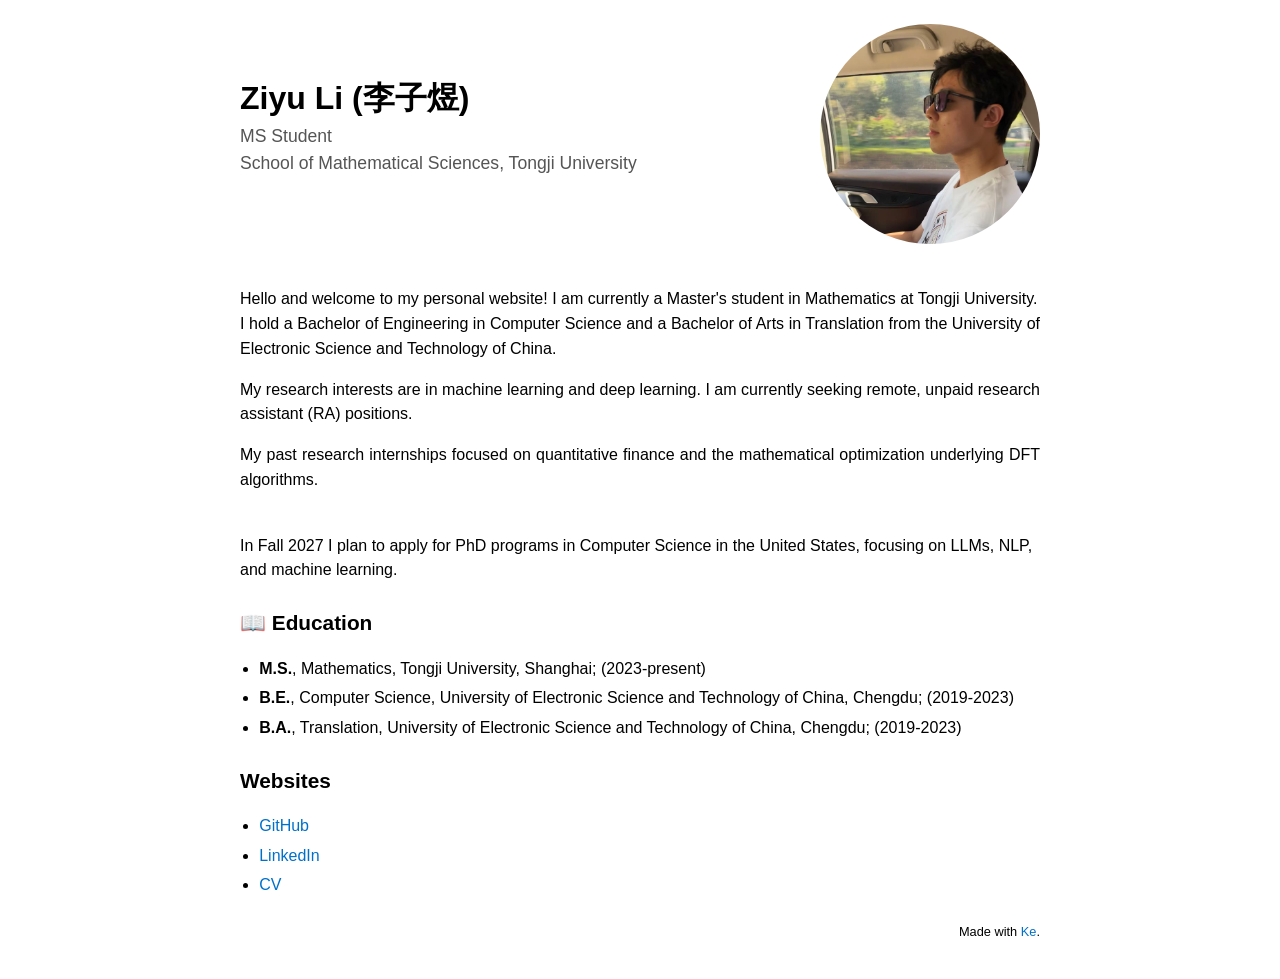
<file: index.html>
<!DOCTYPE html>
<html lang='en'>
<head>
  <meta charset='utf-8'>
  <title>Ziyu Li – Personal Website</title>
  <style>
    body{font-family:Arial,Helvetica,sans-serif;max-width:800px;margin:0 auto;padding:1.5rem;line-height:1.55;}
    h1{font-size:2rem;margin-bottom:.5rem;}
    h2{font-size:1.3rem;margin-top:1.5rem;}
    ul{margin:0;padding-left:1.2rem;}
    li{margin-bottom:.3rem;}
    a{color:#0070c9;text-decoration:none;}
    a:hover{text-decoration:underline;}
    .name{font-size:2rem;font-weight:bold;}
    .subtitle{font-size:1.1rem;color:#555;}
    .section{margin-bottom:1.5rem;}
    .profile-photo {
      width: 220px;
      height: 220px;
      border-radius: 50%;
      object-fit: cover;
      margin-left: 0.8rem;
      margin-bottom: 1.2rem;
      align-self: center;
    }
    header {
      display: flex;
      /* align-items: center; */
      align-items: flex-start;
      flex-direction: row;
    }
    .header-content {
      flex: 1;
    }
  </style>
</head>
<body>
  <header class="section">
    <div class='header-content'>
      <br><br>
      <div class='name'>Ziyu Li (李子煜)</div>
      <div class='subtitle'>MS Student</div>
      <div class='subtitle'>School of Mathematical Sciences, Tongji University</div>

      
    </div>
    <img src="image/photo2.jpg" alt="Ziyu Li" class="profile-photo">
  </header> 
      
      <p style="text-align: justify">Hello and welcome to my personal website! I am currently a Master's student in Mathematics at Tongji University.
      <br> I hold a Bachelor of Engineering in Computer Science and a Bachelor of Arts in Translation from the University of Electronic Science and Technology of China.</p>  
      <p style="text-align: justify">My research interests are in machine learning and deep learning. I am currently seeking remote, unpaid research assistant (RA) positions.</p>
      <p style="text-align: justify">My past research internships focused on quantitative finance and the mathematical optimization underlying DFT algorithms.</p>
      <br> In Fall 2027 I plan to apply for PhD programs in Computer Science in the United States, focusing on LLMs, NLP, and machine learning.




  <section class='section'>
    <h2>📖 Education</h2>
    <ul>
      <li><strong>M.S.</strong>, Mathematics, Tongji University, Shanghai; (2023‑present)</li>
      <li><strong>B.E.</strong>, Computer Science, University of Electronic Science and Technology of China, Chengdu; (2019‑2023)</li>
      <li><strong>B.A.</strong>, Translation, University of Electronic Science and Technology of China, Chengdu; (2019‑2023)</li>
    </ul>
  </section>





  <section class='section'>
    <h2>Websites</h2>
    <ul>
      <li><a href='https://github.com/AshfordLee'>GitHub</a></li>
      <li><a href='https://www.linkedin.com/in/%E5%AD%90%E7%85%9C-%E6%9D%8E-81a093208/'>LinkedIn</a></li>
      <li><a href='./CV/My_Resume_EN.pdf' target='_blank' rel='noopener'>CV</a></li>
    </ul>
  </section>

  <footer><p class='footnote' style='font-size: 0.8em; text-align: right;'>Made with <a href='https://hanke580.github.io/'>Ke</a>.</p></footer>
</body>
</html>
</file>
